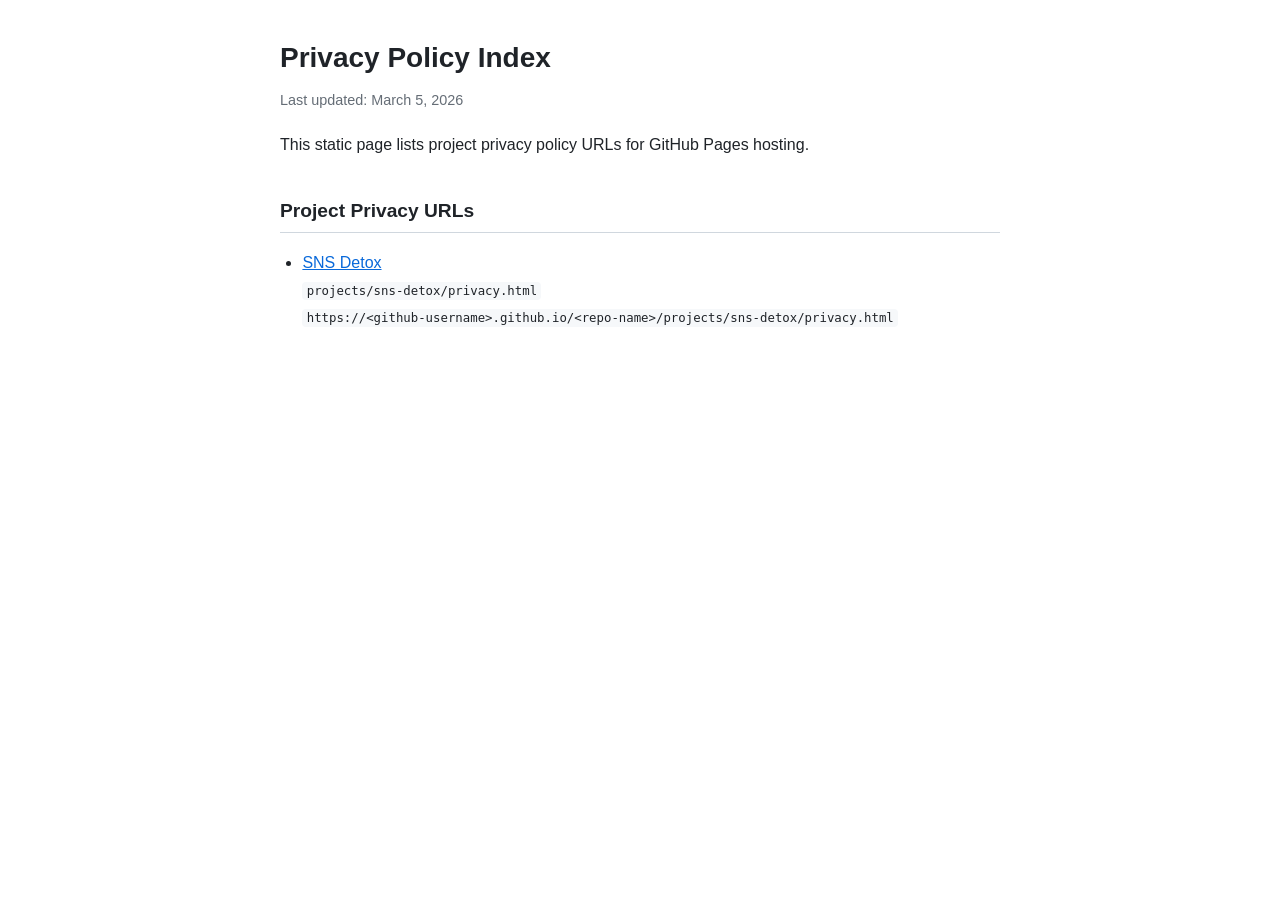
<file: index.html>
<!DOCTYPE html>
<html lang="en">
<head>
  <meta charset="UTF-8" />
  <meta name="viewport" content="width=device-width, initial-scale=1.0" />
  <title>Privacy Pages</title>
  <link rel="stylesheet" href="assets/privacy.css" />
</head>
<body>
  <main class="site">
    <header>
      <h1>Privacy Policy Index</h1>
      <p class="updated">Last updated: March 5, 2026</p>
      <p>This static page lists project privacy policy URLs for GitHub Pages hosting.</p>
    </header>

    <section aria-labelledby="project-urls">
      <h2 id="project-urls">Project Privacy URLs</h2>
      <ul class="url-list">
        <li>
          <a href="projects/sns-detox/privacy.html">SNS Detox</a><br />
          <code>projects/sns-detox/privacy.html</code><br />
          <code>https://&lt;github-username&gt;.github.io/&lt;repo-name&gt;/projects/sns-detox/privacy.html</code>
        </li>
      </ul>
    </section>
  </main>
</body>
</html>
</file>
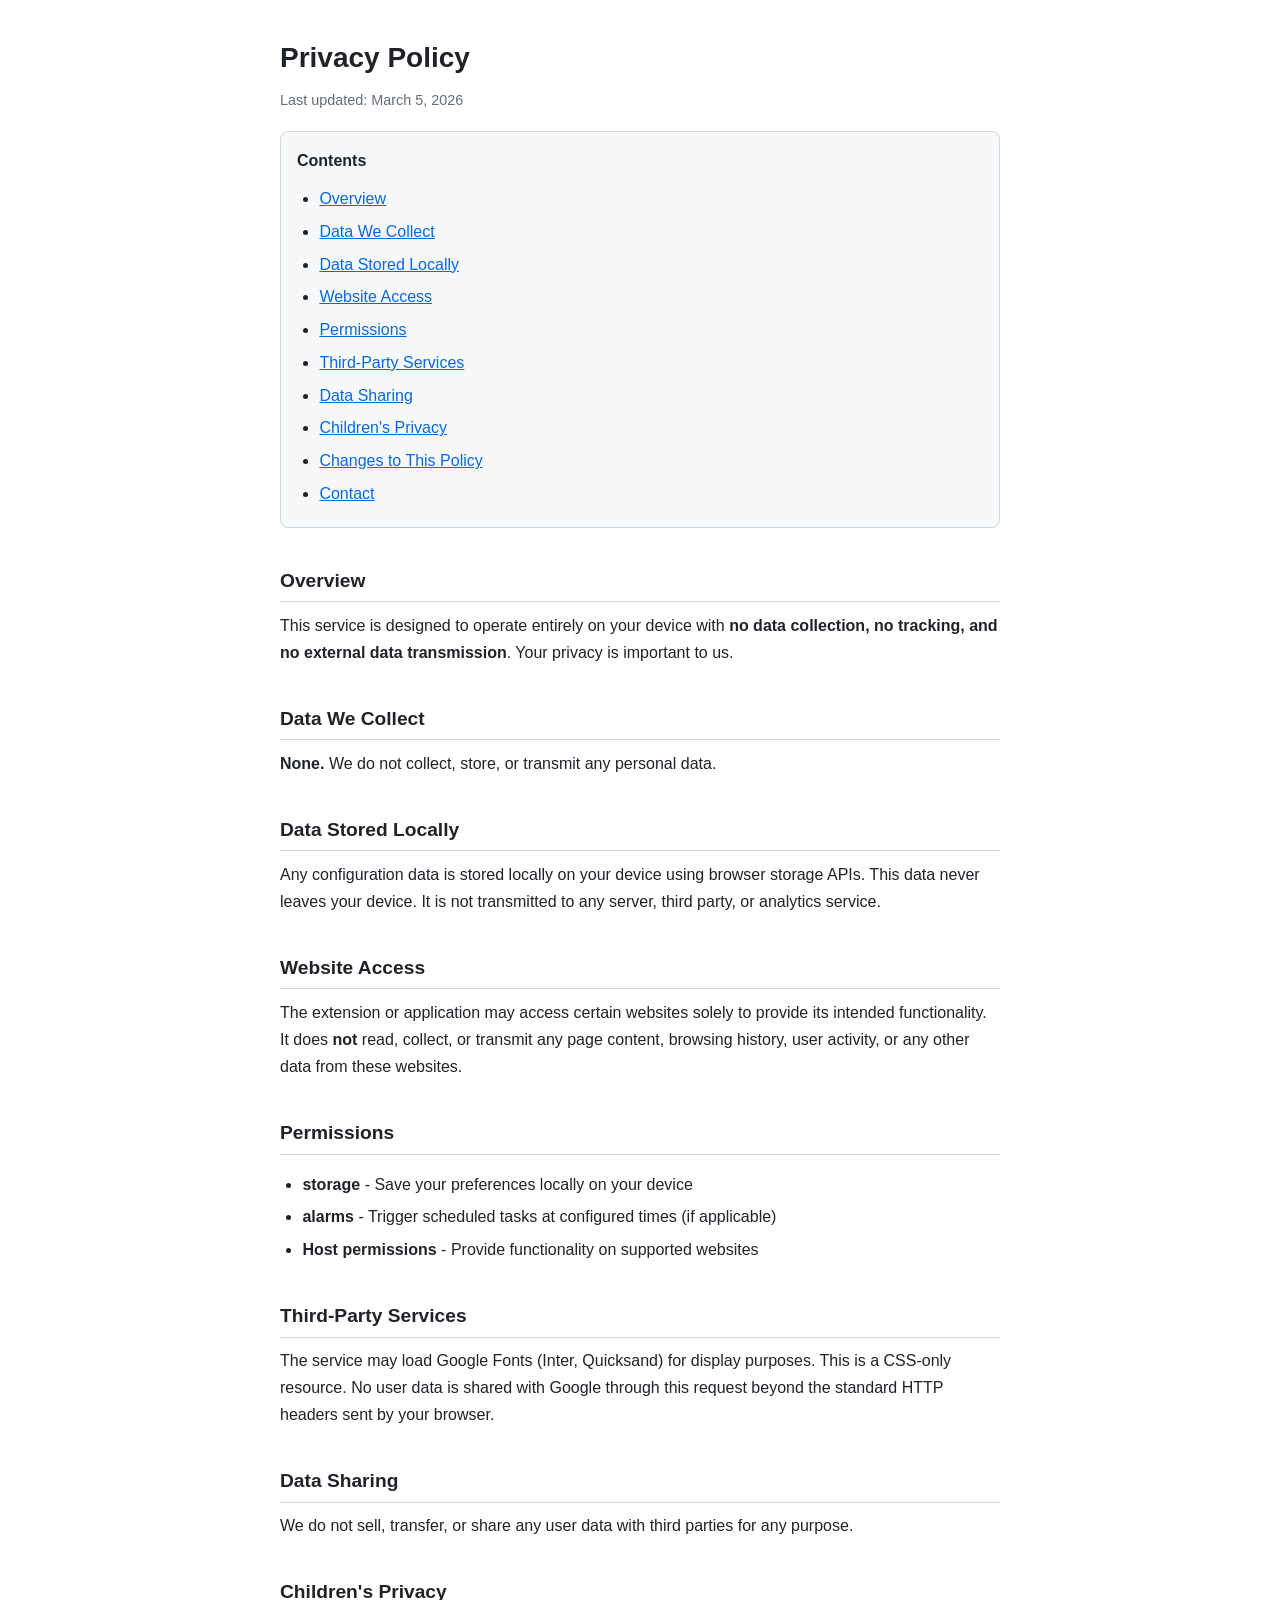
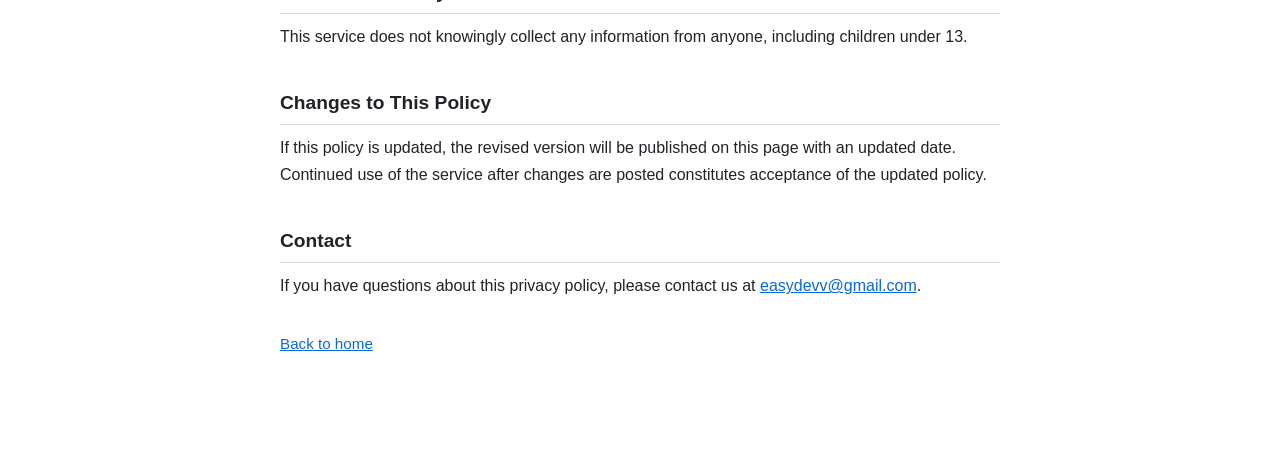
<file: privacy.html>
<!DOCTYPE html>
<html lang="en">
<head>
  <meta charset="UTF-8" />
  <meta name="viewport" content="width=device-width, initial-scale=1.0" />
  <title>Privacy Policy</title>
  <link rel="stylesheet" href="assets/privacy.css" />
</head>
<body>
  <main class="site">
    <header>
      <h1>Privacy Policy</h1>
      <p class="updated">Last updated: March 5, 2026</p>
    </header>

    <nav class="toc" aria-label="Table of contents">
      <h2>Contents</h2>
      <ul>
        <li><a href="#overview">Overview</a></li>
        <li><a href="#data-we-collect">Data We Collect</a></li>
        <li><a href="#data-stored-locally">Data Stored Locally</a></li>
        <li><a href="#website-access">Website Access</a></li>
        <li><a href="#permissions">Permissions</a></li>
        <li><a href="#third-party-services">Third-Party Services</a></li>
        <li><a href="#data-sharing">Data Sharing</a></li>
        <li><a href="#children-privacy">Children's Privacy</a></li>
        <li><a href="#changes-policy">Changes to This Policy</a></li>
        <li><a href="#contact">Contact</a></li>
      </ul>
    </nav>

    <section id="overview">
      <h2>Overview</h2>
      <p>
        This service is designed to operate entirely on your device with
        <strong>no data collection, no tracking, and no external data transmission</strong>.
        Your privacy is important to us.
      </p>
    </section>

    <section id="data-we-collect">
      <h2>Data We Collect</h2>
      <p><strong>None.</strong> We do not collect, store, or transmit any personal data.</p>
    </section>

    <section id="data-stored-locally">
      <h2>Data Stored Locally</h2>
      <p>
        Any configuration data is stored locally on your device using browser storage APIs.
        This data never leaves your device. It is not transmitted to any server, third party, or
        analytics service.
      </p>
    </section>

    <section id="website-access">
      <h2>Website Access</h2>
      <p>
        The extension or application may access certain websites solely to provide its intended
        functionality. It does <strong>not</strong> read, collect, or transmit any page content,
        browsing history, user activity, or any other data from these websites.
      </p>
    </section>

    <section id="permissions">
      <h2>Permissions</h2>
      <ul>
        <li><strong>storage</strong> - Save your preferences locally on your device</li>
        <li><strong>alarms</strong> - Trigger scheduled tasks at configured times (if applicable)</li>
        <li><strong>Host permissions</strong> - Provide functionality on supported websites</li>
      </ul>
    </section>

    <section id="third-party-services">
      <h2>Third-Party Services</h2>
      <p>
        The service may load Google Fonts (Inter, Quicksand) for display purposes. This
        is a CSS-only resource. No user data is shared with Google through this request beyond the
        standard HTTP headers sent by your browser.
      </p>
    </section>

    <section id="data-sharing">
      <h2>Data Sharing</h2>
      <p>We do not sell, transfer, or share any user data with third parties for any purpose.</p>
    </section>

    <section id="children-privacy">
      <h2>Children's Privacy</h2>
      <p>This service does not knowingly collect any information from anyone, including children under 13.</p>
    </section>

    <section id="changes-policy">
      <h2>Changes to This Policy</h2>
      <p>
        If this policy is updated, the revised version will be published on this page with an updated
        date. Continued use of the service after changes are posted constitutes acceptance of the
        updated policy.
      </p>
    </section>

    <section id="contact">
      <h2>Contact</h2>
      <p>
        If you have questions about this privacy policy, please contact us at
        <a href="mailto:easydevv@gmail.com">easydevv@gmail.com</a>.
      </p>
    </section>

    <p class="back-link"><a href="index.html">Back to home</a></p>
  </main>
</body>
</html>
</file>
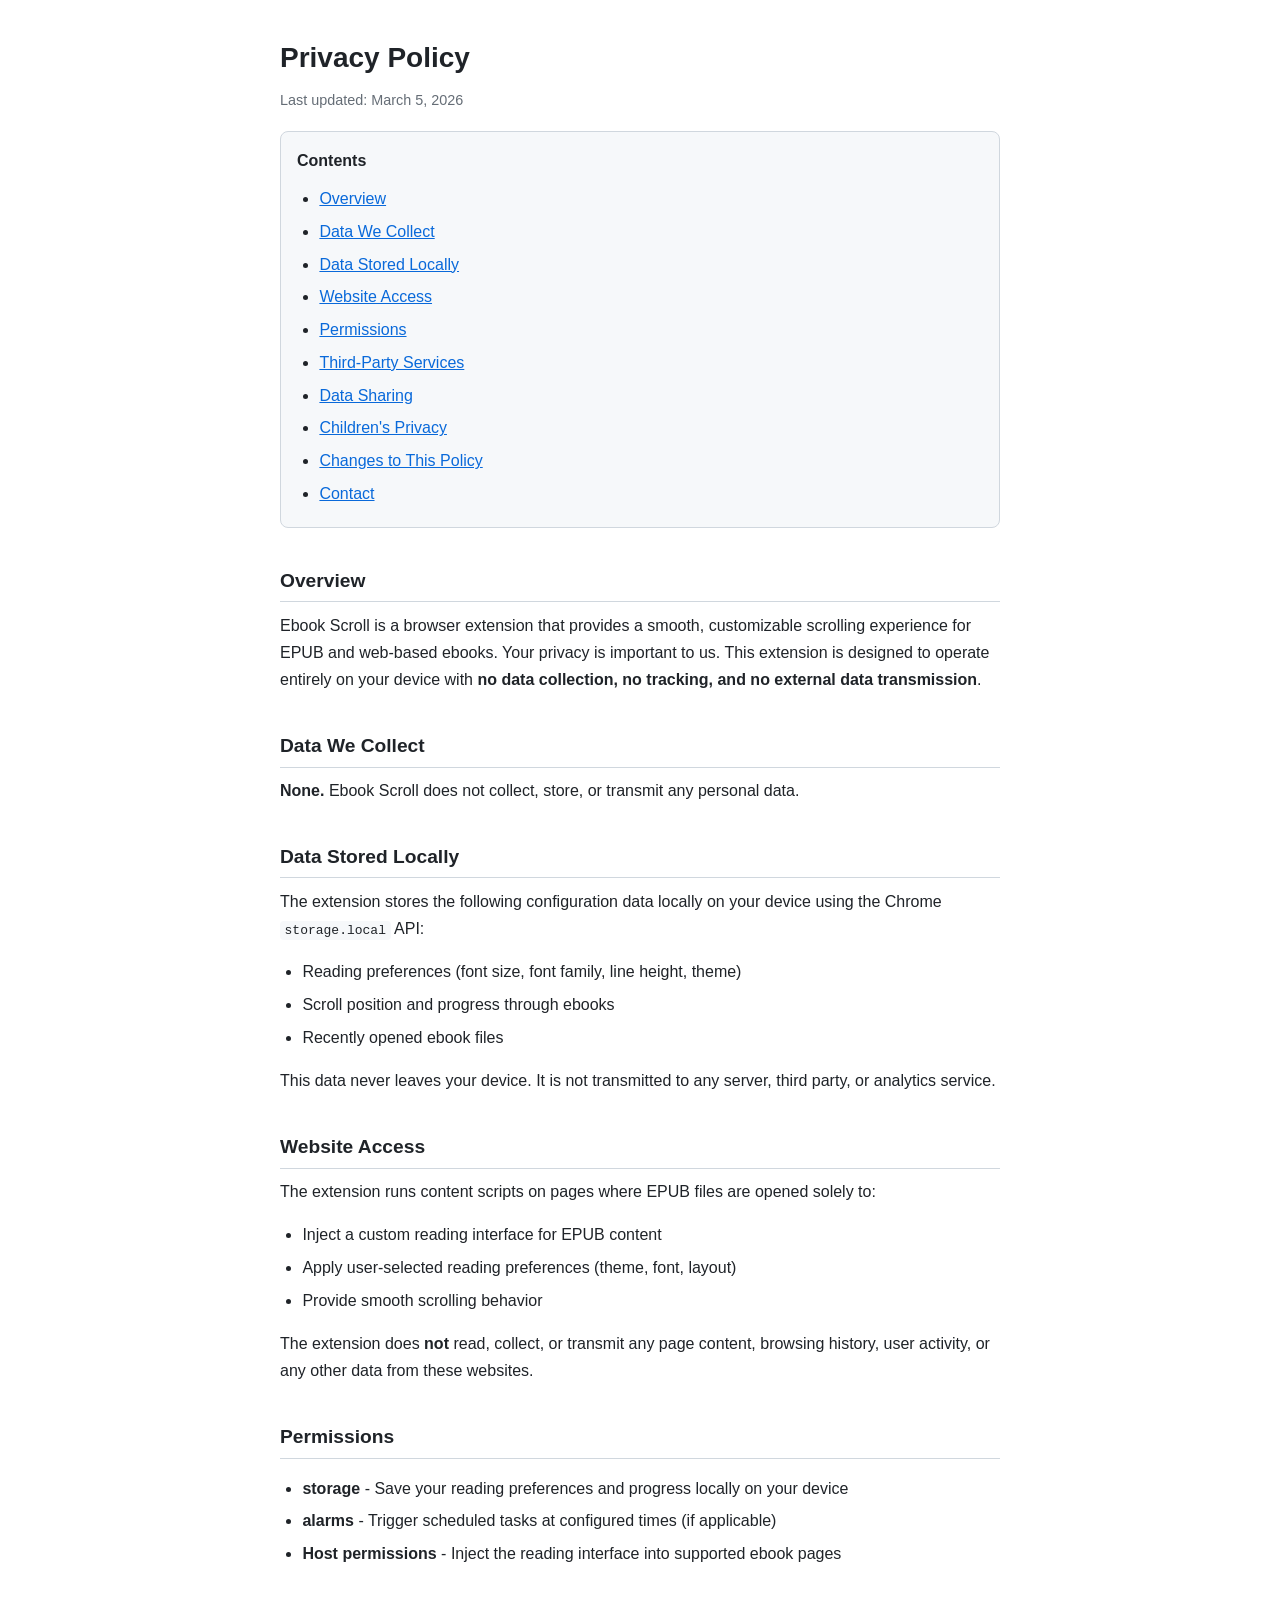
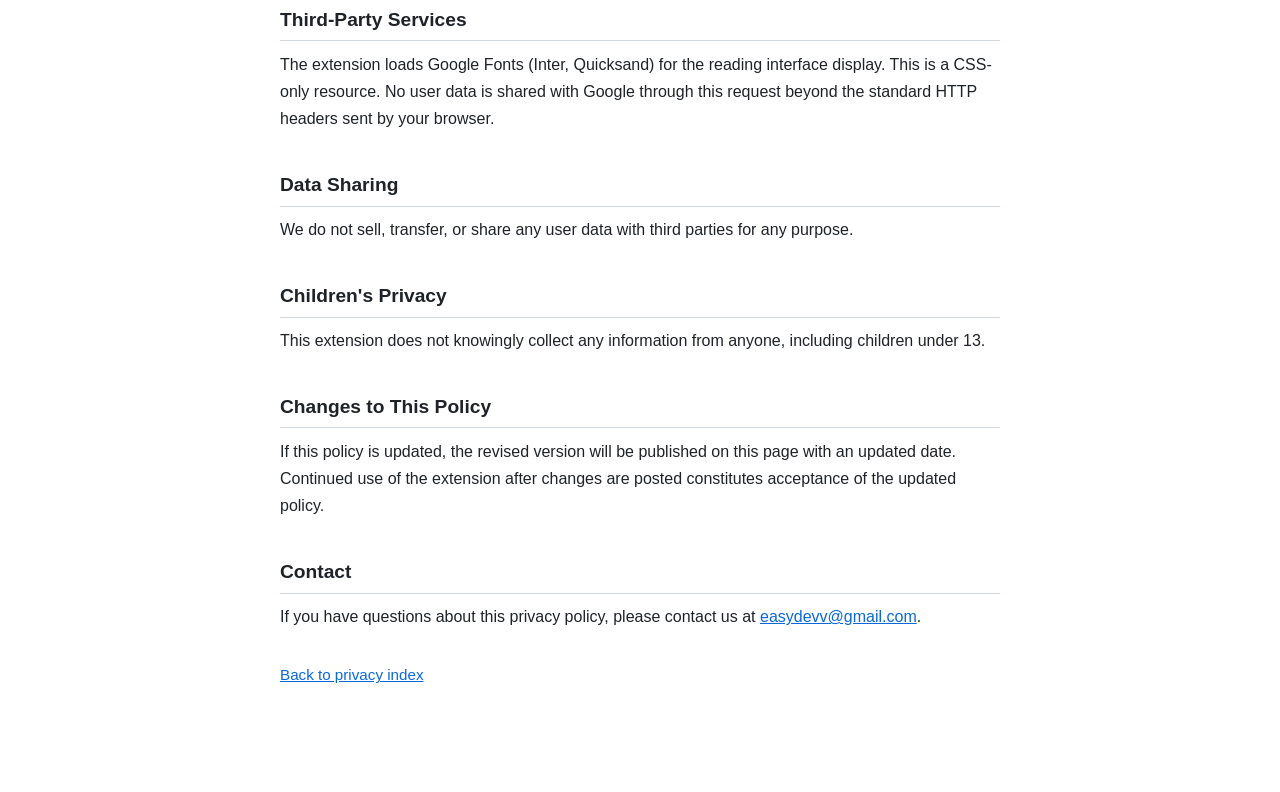
<file: projects/ebook-scroll/privacy.html>
<!DOCTYPE html>
<html lang="en">
<head>
  <meta charset="UTF-8" />
  <meta name="viewport" content="width=device-width, initial-scale=1.0" />
  <title>Privacy Policy - Ebook Scroll</title>
  <link rel="stylesheet" href="../../assets/privacy.css" />
</head>
<body>
  <main class="site">
    <header>
      <h1>Privacy Policy</h1>
      <p class="updated">Last updated: March 5, 2026</p>
    </header>

    <nav class="toc" aria-label="Table of contents">
      <h2>Contents</h2>
      <ul>
        <li><a href="#overview">Overview</a></li>
        <li><a href="#data-we-collect">Data We Collect</a></li>
        <li><a href="#data-stored-locally">Data Stored Locally</a></li>
        <li><a href="#website-access">Website Access</a></li>
        <li><a href="#permissions">Permissions</a></li>
        <li><a href="#third-party-services">Third-Party Services</a></li>
        <li><a href="#data-sharing">Data Sharing</a></li>
        <li><a href="#children-privacy">Children's Privacy</a></li>
        <li><a href="#changes-policy">Changes to This Policy</a></li>
        <li><a href="#contact">Contact</a></li>
      </ul>
    </nav>

    <section id="overview">
      <h2>Overview</h2>
      <p>
        Ebook Scroll is a browser extension that provides a smooth, customizable scrolling
        experience for EPUB and web-based ebooks. Your privacy is important to us. This extension
        is designed to operate entirely on your device with
        <strong>no data collection, no tracking, and no external data transmission</strong>.
      </p>
    </section>

    <section id="data-we-collect">
      <h2>Data We Collect</h2>
      <p><strong>None.</strong> Ebook Scroll does not collect, store, or transmit any personal data.</p>
    </section>

    <section id="data-stored-locally">
      <h2>Data Stored Locally</h2>
      <p>
        The extension stores the following configuration data locally on your device using the
        Chrome <code>storage.local</code> API:
      </p>
      <ul>
        <li>Reading preferences (font size, font family, line height, theme)</li>
        <li>Scroll position and progress through ebooks</li>
        <li>Recently opened ebook files</li>
      </ul>
      <p>
        This data never leaves your device. It is not transmitted to any server, third party, or
        analytics service.
      </p>
    </section>

    <section id="website-access">
      <h2>Website Access</h2>
      <p>
        The extension runs content scripts on pages where EPUB files are opened
        solely to:
      </p>
      <ul>
        <li>Inject a custom reading interface for EPUB content</li>
        <li>Apply user-selected reading preferences (theme, font, layout)</li>
        <li>Provide smooth scrolling behavior</li>
      </ul>
      <p>
        The extension does <strong>not</strong> read, collect, or transmit any page content, browsing
        history, user activity, or any other data from these websites.
      </p>
    </section>

    <section id="permissions">
      <h2>Permissions</h2>
      <ul>
        <li><strong>storage</strong> - Save your reading preferences and progress locally on your device</li>
        <li><strong>alarms</strong> - Trigger scheduled tasks at configured times (if applicable)</li>
        <li><strong>Host permissions</strong> - Inject the reading interface into supported ebook pages</li>
      </ul>
    </section>

    <section id="third-party-services">
      <h2>Third-Party Services</h2>
      <p>
        The extension loads Google Fonts (Inter, Quicksand) for the reading interface display. This
        is a CSS-only resource. No user data is shared with Google through this request beyond the
        standard HTTP headers sent by your browser.
      </p>
    </section>

    <section id="data-sharing">
      <h2>Data Sharing</h2>
      <p>We do not sell, transfer, or share any user data with third parties for any purpose.</p>
    </section>

    <section id="children-privacy">
      <h2>Children's Privacy</h2>
      <p>This extension does not knowingly collect any information from anyone, including children under 13.</p>
    </section>

    <section id="changes-policy">
      <h2>Changes to This Policy</h2>
      <p>
        If this policy is updated, the revised version will be published on this page with an updated
        date. Continued use of the extension after changes are posted constitutes acceptance of the
        updated policy.
      </p>
    </section>

    <section id="contact">
      <h2>Contact</h2>
      <p>
        If you have questions about this privacy policy, please contact us at
        <a href="mailto:easydevv@gmail.com">easydevv@gmail.com</a>.
      </p>
    </section>

    <p class="back-link"><a href="../../index.html">Back to privacy index</a></p>
  </main>
</body>
</html>
</file>
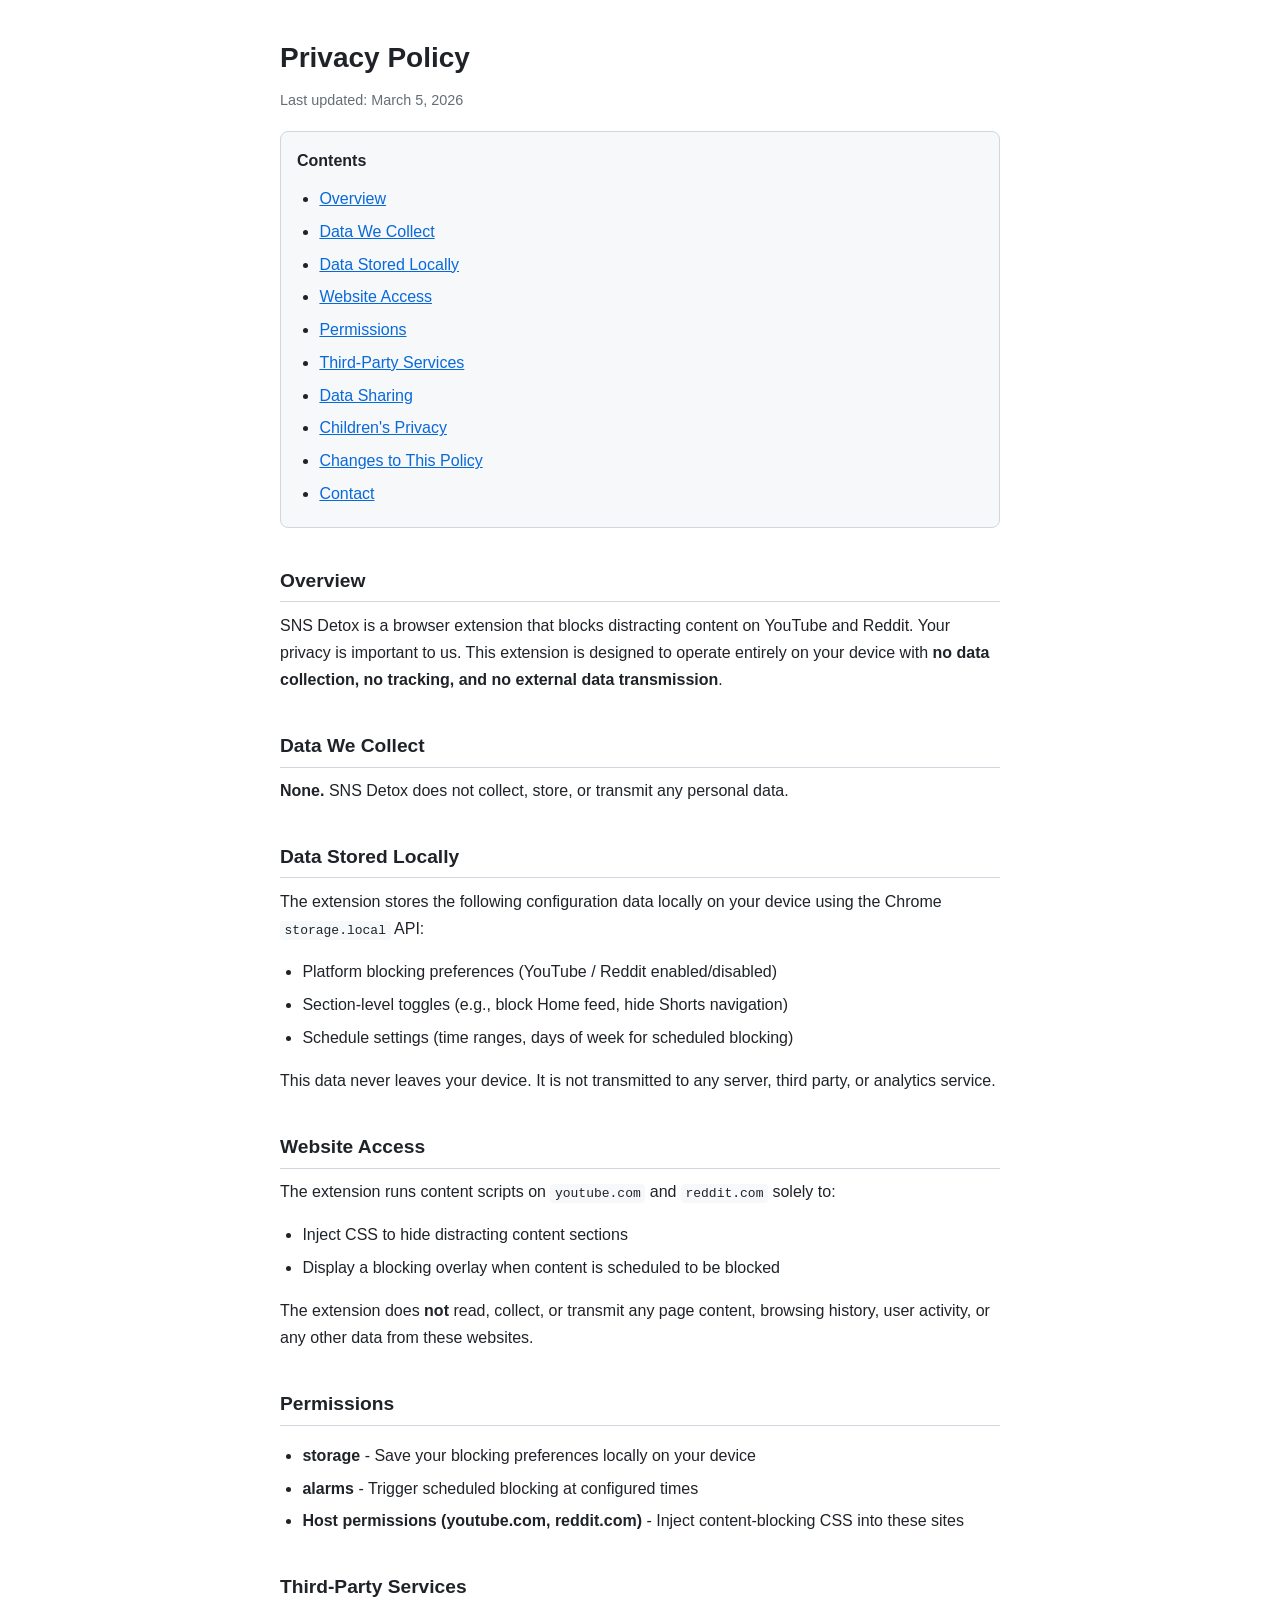
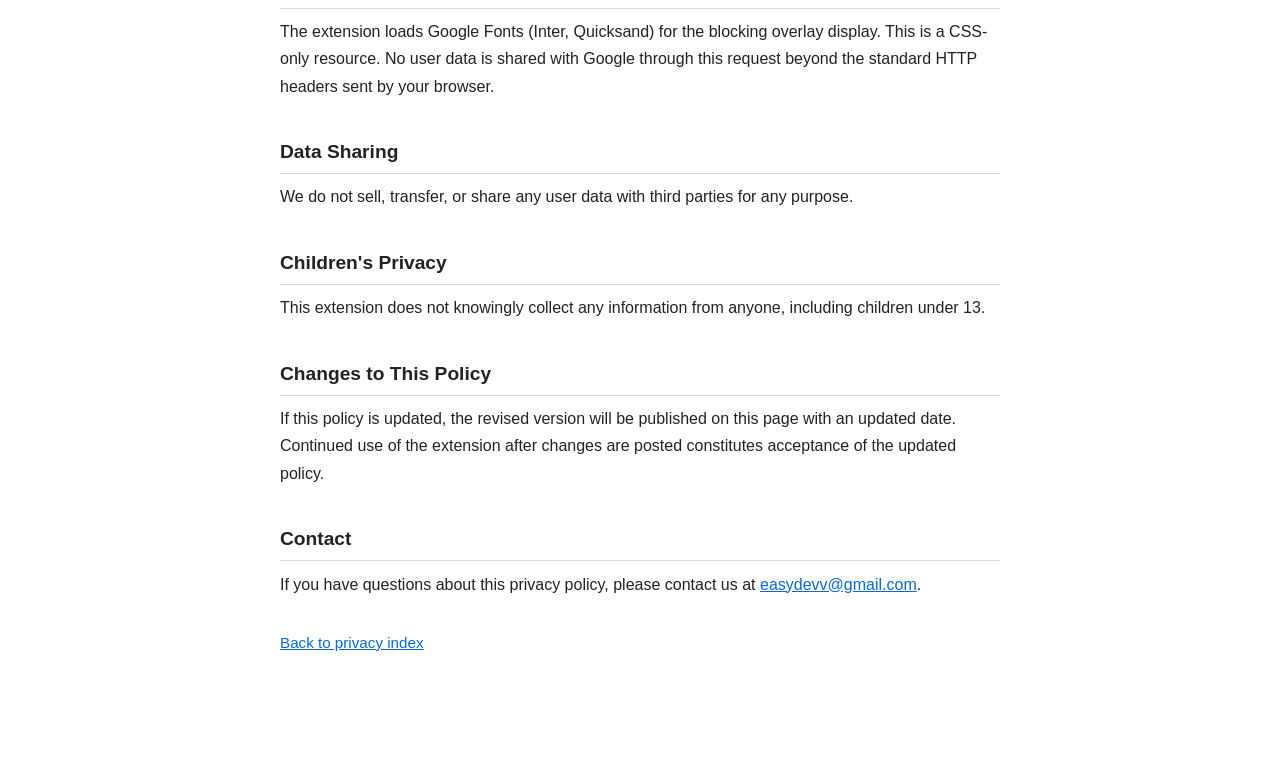
<file: projects/sns-detox/privacy.html>
<!DOCTYPE html>
<html lang="en">
<head>
  <meta charset="UTF-8" />
  <meta name="viewport" content="width=device-width, initial-scale=1.0" />
  <title>Privacy Policy - SNS Detox</title>
  <link rel="stylesheet" href="../../assets/privacy.css" />
</head>
<body>
  <main class="site">
    <header>
      <h1>Privacy Policy</h1>
      <p class="updated">Last updated: March 5, 2026</p>
    </header>

    <nav class="toc" aria-label="Table of contents">
      <h2>Contents</h2>
      <ul>
        <li><a href="#overview">Overview</a></li>
        <li><a href="#data-we-collect">Data We Collect</a></li>
        <li><a href="#data-stored-locally">Data Stored Locally</a></li>
        <li><a href="#website-access">Website Access</a></li>
        <li><a href="#permissions">Permissions</a></li>
        <li><a href="#third-party-services">Third-Party Services</a></li>
        <li><a href="#data-sharing">Data Sharing</a></li>
        <li><a href="#children-privacy">Children's Privacy</a></li>
        <li><a href="#changes-policy">Changes to This Policy</a></li>
        <li><a href="#contact">Contact</a></li>
      </ul>
    </nav>

    <section id="overview">
      <h2>Overview</h2>
      <p>
        SNS Detox is a browser extension that blocks distracting content on YouTube and Reddit.
        Your privacy is important to us. This extension is designed to operate entirely on your device
        with <strong>no data collection, no tracking, and no external data transmission</strong>.
      </p>
    </section>

    <section id="data-we-collect">
      <h2>Data We Collect</h2>
      <p><strong>None.</strong> SNS Detox does not collect, store, or transmit any personal data.</p>
    </section>

    <section id="data-stored-locally">
      <h2>Data Stored Locally</h2>
      <p>
        The extension stores the following configuration data locally on your device using the
        Chrome <code>storage.local</code> API:
      </p>
      <ul>
        <li>Platform blocking preferences (YouTube / Reddit enabled/disabled)</li>
        <li>Section-level toggles (e.g., block Home feed, hide Shorts navigation)</li>
        <li>Schedule settings (time ranges, days of week for scheduled blocking)</li>
      </ul>
      <p>
        This data never leaves your device. It is not transmitted to any server, third party, or
        analytics service.
      </p>
    </section>

    <section id="website-access">
      <h2>Website Access</h2>
      <p>
        The extension runs content scripts on <code>youtube.com</code> and <code>reddit.com</code>
        solely to:
      </p>
      <ul>
        <li>Inject CSS to hide distracting content sections</li>
        <li>Display a blocking overlay when content is scheduled to be blocked</li>
      </ul>
      <p>
        The extension does <strong>not</strong> read, collect, or transmit any page content, browsing
        history, user activity, or any other data from these websites.
      </p>
    </section>

    <section id="permissions">
      <h2>Permissions</h2>
      <ul>
        <li><strong>storage</strong> - Save your blocking preferences locally on your device</li>
        <li><strong>alarms</strong> - Trigger scheduled blocking at configured times</li>
        <li><strong>Host permissions (youtube.com, reddit.com)</strong> - Inject content-blocking CSS into these sites</li>
      </ul>
    </section>

    <section id="third-party-services">
      <h2>Third-Party Services</h2>
      <p>
        The extension loads Google Fonts (Inter, Quicksand) for the blocking overlay display. This
        is a CSS-only resource. No user data is shared with Google through this request beyond the
        standard HTTP headers sent by your browser.
      </p>
    </section>

    <section id="data-sharing">
      <h2>Data Sharing</h2>
      <p>We do not sell, transfer, or share any user data with third parties for any purpose.</p>
    </section>

    <section id="children-privacy">
      <h2>Children's Privacy</h2>
      <p>This extension does not knowingly collect any information from anyone, including children under 13.</p>
    </section>

    <section id="changes-policy">
      <h2>Changes to This Policy</h2>
      <p>
        If this policy is updated, the revised version will be published on this page with an updated
        date. Continued use of the extension after changes are posted constitutes acceptance of the
        updated policy.
      </p>
    </section>

    <section id="contact">
      <h2>Contact</h2>
      <p>
        If you have questions about this privacy policy, please contact us at
        <a href="mailto:easydevv@gmail.com">easydevv@gmail.com</a>.
      </p>
    </section>

    <p class="back-link"><a href="../../index.html">Back to privacy index</a></p>
  </main>
</body>
</html>
</file>
<file: assets/privacy.css>
:root {
  color-scheme: light dark;
  --bg: #ffffff;
  --fg: #1f2328;
  --muted: #656d76;
  --border: #d0d7de;
  --surface: #f6f8fa;
  --link: #0969da;
  --focus: #1f6feb;
}

@media (prefers-color-scheme: dark) {
  :root {
    --bg: #0d1117;
    --fg: #e6edf3;
    --muted: #8b949e;
    --border: #30363d;
    --surface: #161b22;
    --link: #79c0ff;
    --focus: #2f81f7;
  }
}

* {
  box-sizing: border-box;
}

body {
  margin: 0;
  font-family: -apple-system, BlinkMacSystemFont, "Segoe UI", Roboto, sans-serif;
  line-height: 1.7;
  color: var(--fg);
  background: var(--bg);
}

.site {
  max-width: 760px;
  margin: 40px auto;
  padding: 0 20px 48px;
}

h1 {
  margin: 0 0 0.4em;
  font-size: 1.75rem;
  line-height: 1.3;
}

h2 {
  margin-top: 1.9em;
  margin-bottom: 0.5em;
  padding-bottom: 4px;
  border-bottom: 1px solid var(--border);
  font-size: 1.2rem;
}

p {
  margin: 0 0 1em;
}

.updated {
  margin-bottom: 1.2rem;
  font-size: 0.9rem;
  color: var(--muted);
}

a {
  color: var(--link);
}

a:focus-visible {
  outline: 2px solid var(--focus);
  outline-offset: 2px;
  border-radius: 2px;
}

ul {
  padding-left: 1.4em;
}

li {
  margin-bottom: 0.35em;
}

code {
  padding: 0.15em 0.35em;
  border-radius: 4px;
  background: var(--surface);
}

.toc {
  margin: 1.2rem 0 1.8rem;
  padding: 0.9rem 1rem;
  border: 1px solid var(--border);
  border-radius: 8px;
  background: var(--surface);
}

.toc h2 {
  margin-top: 0;
  border: 0;
  padding: 0;
  font-size: 1rem;
}

.toc ul {
  margin: 0.7rem 0 0;
}

.url-list code {
  font-size: 0.95em;
}

.back-link {
  margin-top: 2rem;
  font-size: 0.95rem;
}
</file>
